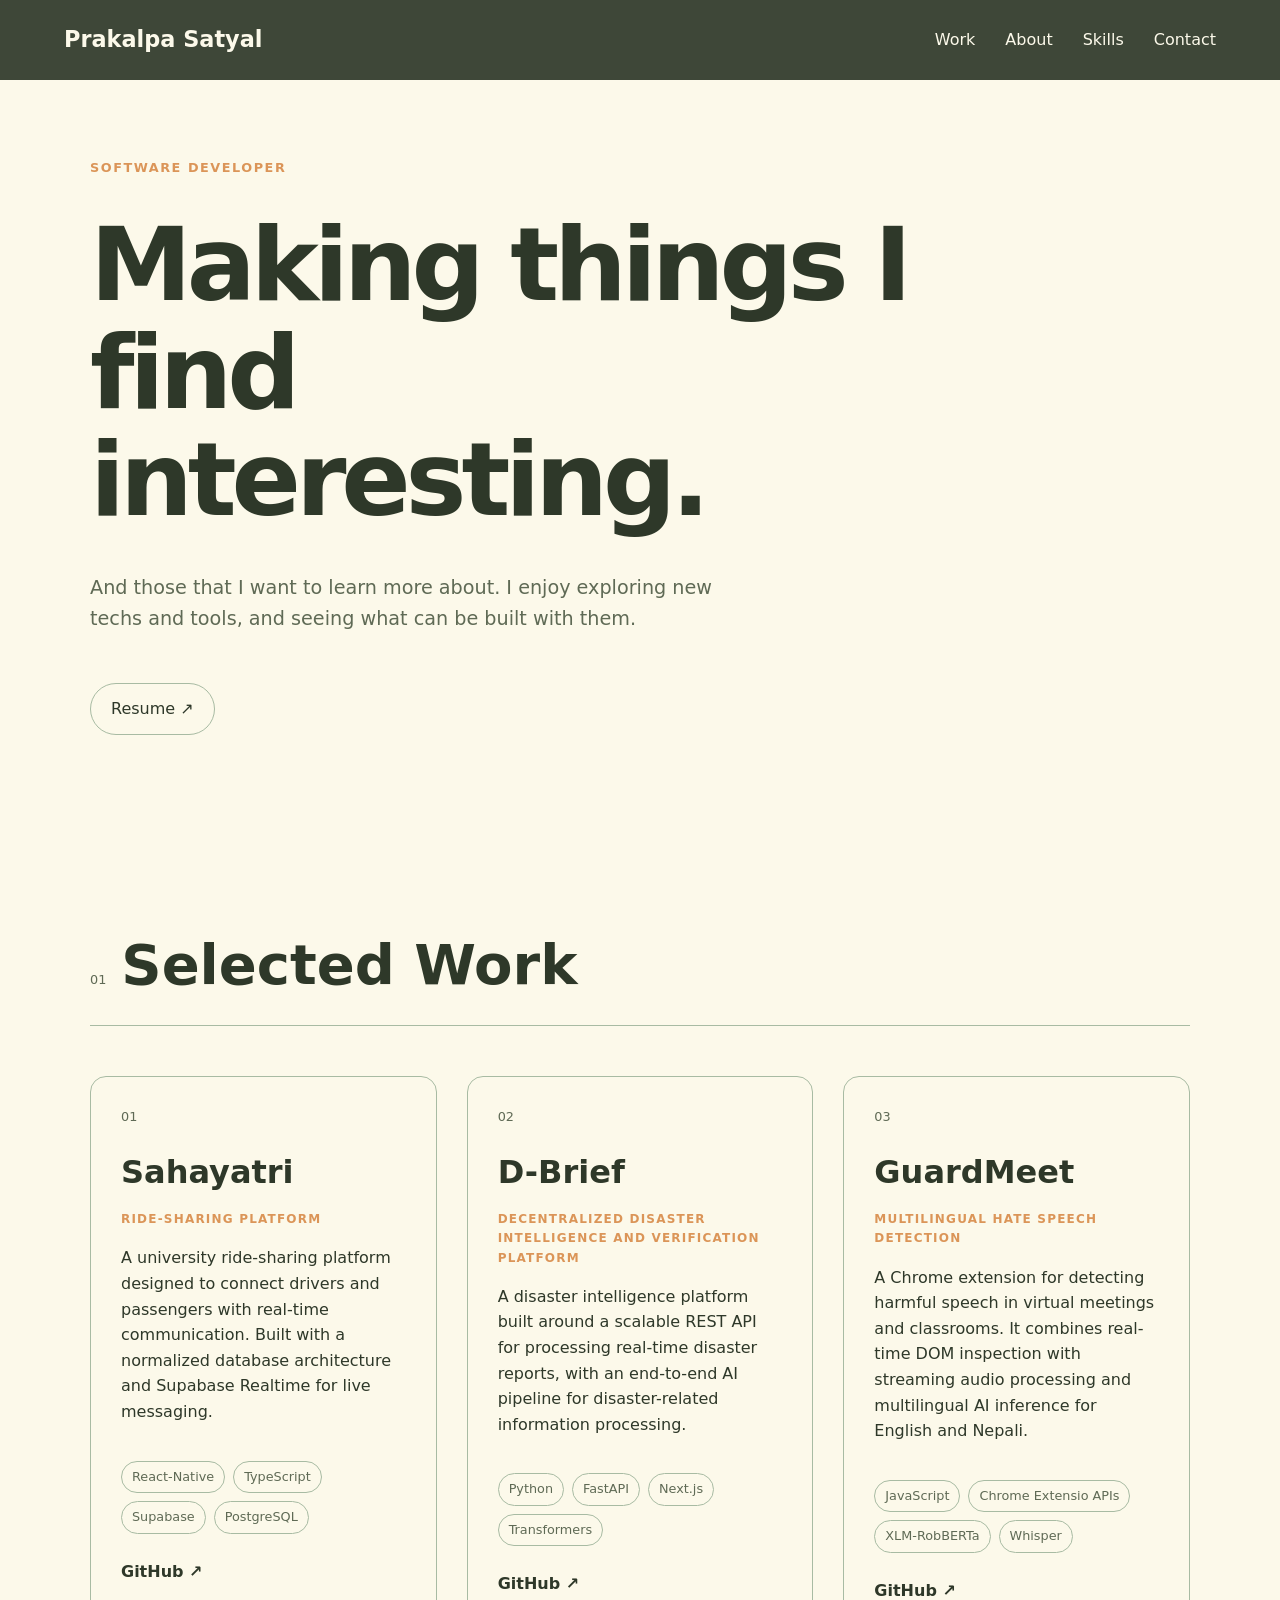
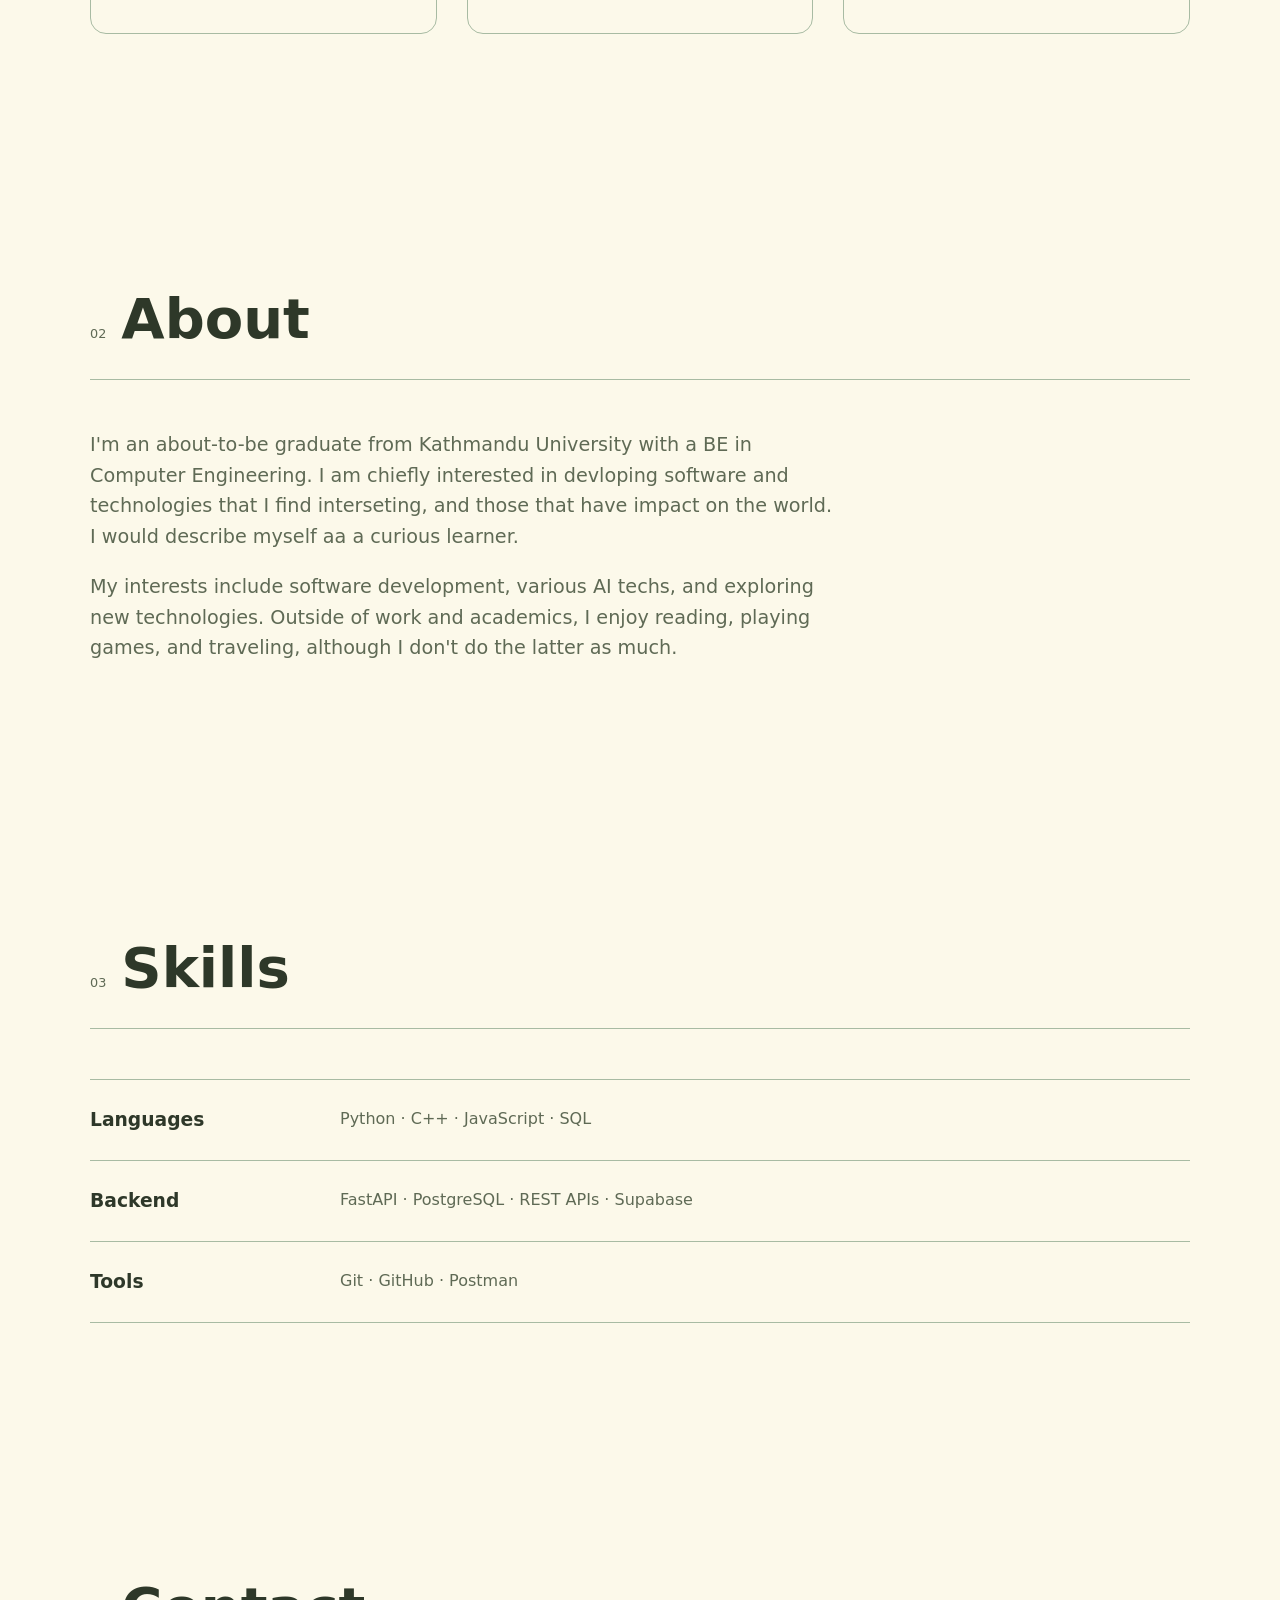
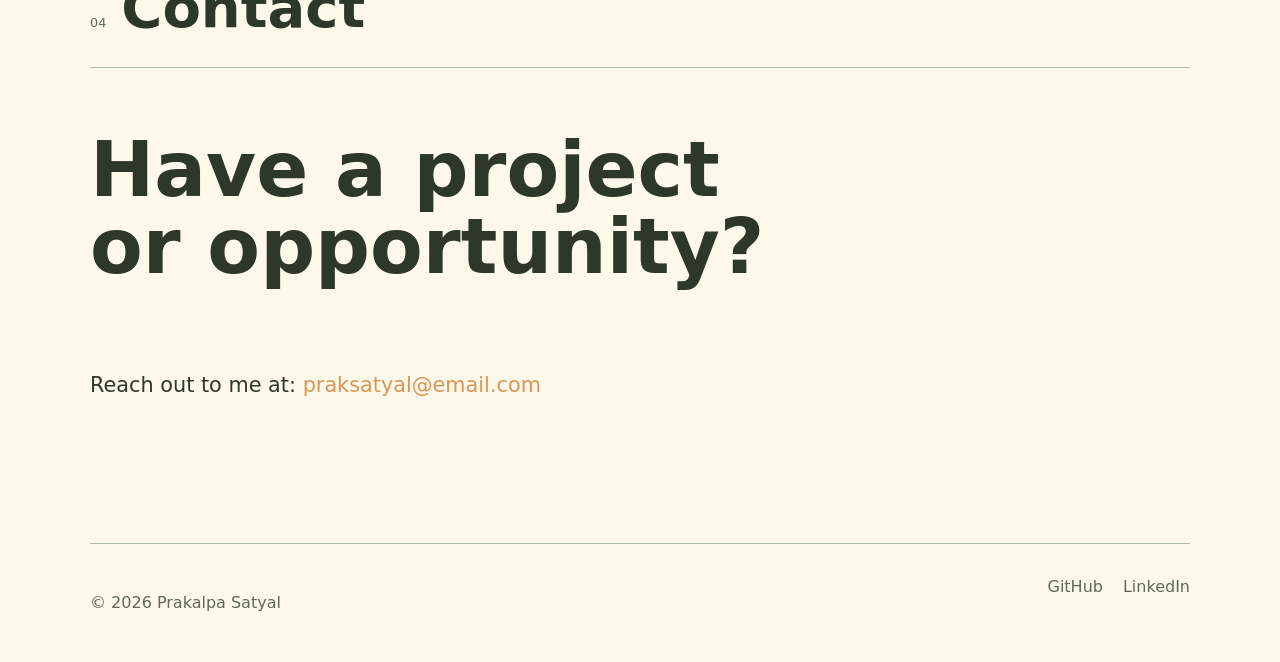
<file: index.html>
<!DOCTYPE html>
<html lang="en">
<head>
    <meta charset="UTF-8">
    <meta
        name="viewport"
        content="width=device-width, initial-scale=1.0"
    >

    <meta
        name="description"
        content="Prakalpa's personal portfolio."
    >

    <title>Portfolio</title>

    <link rel="stylesheet" href="style.css">
    <script src="script.js" defer></script>
</head>

<body>

    <header class="navbar">
        <a href="#" class="logo">Prakalpa Satyal</a>

        <nav>
            <a href="#work">Work</a>
            <a href="#about">About</a>
            <a href="#skills">Skills</a>
            <a href="#contact">Contact</a>
        </nav>
    </header>


    <main>

        <section class="hero">
            <p class="eyebrow">SOFTWARE DEVELOPER</p>

            <h1>
                Making things I find interesting.
            </h1>

            <p class="hero-description">
                And those that I want to learn more about. I enjoy exploring new techs and tools,
                and seeing what can be built with them. 
            </p>

            <div class="hero-actions">
                <a href="assets/resume.pdf" class="button" target="_blank" rel="noopener noreferrer">
                    Resume &#8599;
                </a>
            </div>
        </section>

        <section id="work" class="section">

            <div class="section-heading">
                <span>01</span>
                <h2>Selected Work</h2>
            </div>

            <div class="projects">

                <article class="project">

                    <div class="project-content">

                        <p class="project-number">01</p>

                        <h3>Sahayatri</h3>

                        <p class="project-type">
                            RIDE-SHARING PLATFORM
                        </p>

                        <p>
                            A university ride-sharing platform designed to connect drivers 
                            and passengers with real-time communication. Built with a normalized 
                            database architecture and Supabase Realtime for live messaging.
                        </p>

                        <div class="project-tech"">
                            <span>React-Native</span>
                            <span>TypeScript</span>
                            <span>Supabase</span>
                            <span>PostgreSQL</span>
                        </div>

                        <a href="#" class="project-link">
                            GitHub ↗
                        </a>

                    </div>

                </article>


                <article class="project">

                    <div class="project-content">

                        <p class="project-number">02</p>

                        <h3>D-Brief</h3>

                        <p class="project-type">
                            DECENTRALIZED DISASTER INTELLIGENCE AND VERIFICATION PLATFORM
                        </p>

                        <p>
                            A disaster intelligence platform built around a scalable REST API 
                            for processing real-time disaster reports, with an end-to-end 
                            AI pipeline for disaster-related information processing.
                        </p>

                        <div class="project-tech">
                            <span>Python</span>
                            <span>FastAPI</span>
                            <span>Next.js</span>
                            <span>Transformers</span>
                        </div>

                        <a href="#" class="project-link">
                            GitHub ↗
                        </a>

                    </div>

                </article>

                <article class="project">

                    <div class="project-content">
                        
                        <p class="project-number">03</p>
                        
                        <h3>GuardMeet</h3>

                        <p class="project-type">
                            MULTILINGUAL HATE SPEECH DETECTION
                        </p>

                        <p>
                            A Chrome extension for detecting harmful speech in virtual meetings 
                            and classrooms. It combines real-time DOM inspection with streaming 
                            audio processing and multilingual AI inference for English and Nepali.
                        </p>

                        <div class="project-tech">
                            <span>JavaScript</span>
                            <span>Chrome Extensio APIs</span>
                            <span>XLM-RobBERTa</span>
                            <span>Whisper</span>
                        </div>

                        <a href="#" class="project-link">
                            GitHub ↗
                        </a>

                    </div>

                </article>

            </div>
        </section>

        <section id="about" class="section about">

            <div class="section-heading">
                <span>02</span>
                <h2>About</h2>
            </div>

            <div class="about-content">

                <p>
                    I'm an about-to-be graduate from Kathmandu University with a BE in Computer Engineering.
                    I am chiefly interested in devloping software and technologies that I find interseting,
                    and those that have impact on the world. I would describe myself aa a curious learner. 
                </p>

                <p>
                    My interests include software development, various AI techs, and exploring new technologies.
                    Outside of work and academics, I enjoy reading, playing games, and traveling, although I don't
                    do the latter as much.
                </p>

            </div>

        </section>

        <section id="skills" class="section">

            <div class="section-heading">
                <span>03</span>
                <h2>Skills</h2>
            </div>

            <div class="skills">

                <div>
                    <h3>Languages</h3>
                    <p>Python · C++ · JavaScript · SQL</p>
                </div>

                <div>
                    <h3>Backend</h3>
                    <p>FastAPI · PostgreSQL · REST APIs · Supabase</p>
                </div>

                <div>
                    <h3>Tools</h3>
                    <p>Git · GitHub · Postman</p>
                </div>

            </div>

        </section>

        <section id="contact" class="section contact">

            <div class="section-heading">
                <span>04</span>
                <h2>Contact</h2>
            </div>

            <h2 class="contact-title">
                Have a project
                or opportunity?
            </h2>

            <p class="contact-text"> Reach out to me at:
            <a class="contact-email" href="mailto:praksatyal@email.com">
                praksatyal@email.com
            </a>
            </p>

        </section>

    </main>


    <footer>
        <p>© 2026 Prakalpa Satyal</p>

        <div>
            <a href="#">GitHub</a>
            <a href="#">LinkedIn</a>
        </div>
    </footer>

</body>
</html>
</file>
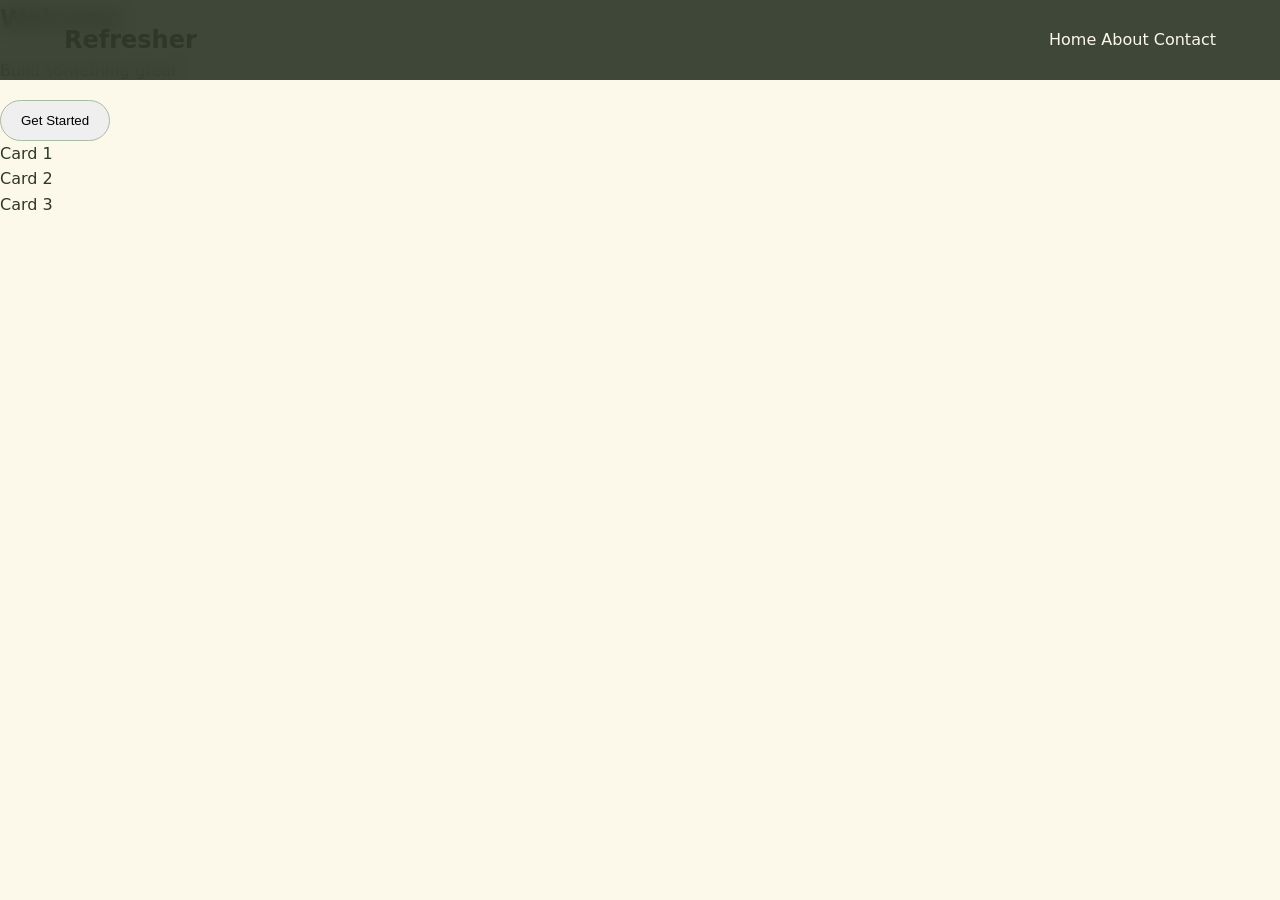
<file: refresh.html>
<html lang="en">
    <head>
        <meta charset="UTF-8">
        <title>Refresher for HTML and CSS</title>
        <link rel="stylesheet" href="style.css">
    </head>

    <body>
        <nav class="navbar">
            <h2>Refresher</h2>
            <div class="links">
                <a href="#">Home</a>
                <a href="#">About</a>
                <a href="#">Contact</a>
            </div>
        </nav>

        <section class="main">
            <h1>Welcome</h1>
            <p>Build something great</p>
            <button class="button">Get Started</button>
        </section>

        <section class="card-container">
            <div class="card">Card 1</div>
            <div class="card">Card 2</div>
            <div class="card">Card 3</div>
        </section>

    </body>
</html>
</file>
<file: style.css>
* {
    box-sizing: border-box;
}

html {
    scroll-behavior: smooth;
}

:root {
    --bg: #FCF9EA;
    --text: #2E3829;
    --muted: #5F6A55;
    --border: #A8BBA3;
    --accent: #DB9558;
    --accent-2: #97A87A;

    --nav-bg: rgba(46, 56, 41, 0.92);
    --nav-text: #FCF9EA;
}

body {
    margin: 0;

    background: var(--bg);
    color: var(--text);

    font-family:
        Inter,
        system-ui,
        -apple-system,
        BlinkMacSystemFont,
        "Segoe UI",
        sans-serif;

    line-height: 1.6;
}

a {
    color: inherit;
    text-decoration: none;
}

a:hover {
    color: var(--accent);
}

main {
    width: min(1100px, 90%);
    margin: 0 auto;
    padding-top: 80px;
}

.section {
    padding: 120px 0;
}

.navbar {
    position: fixed;
    top: 0;
    left: 0;
    width: 100%;
    margin: 0 auto;

    z-index: 1000;
    min-height: 80px;
    padding: 0 5%;

    background: var(--nav-bg);
    backdrop-filter: blur(10px);

    transition: transform 0.3s ease;

    display: flex;
    justify-content: space-between;
    align-items: center;
}

.navbar a {
    color: var(--nav-text);
}

.navbar a:hover {
    color: var(--accent);
}

.navbar-hidden {
    transform: translateY(-100%);
}

.logo {
    font-size: 1.4rem;
    font-weight: 700;
}

.navbar nav {
    display: flex;
    gap: 30px;

    color: var(--muted);
}

.hero {
    min-height: 80vh;

    display: flex;
    flex-direction: column;
    justify-content: center;

    max-width: 850px;
}

.eyebrow {
    color: var(--accent);

    font-size: 0.8rem;
    font-weight: 700;

    letter-spacing: 0.12em;
}

.hero h1 {
    margin: 20px 0;

    max-width: 850px;

    font-size: clamp(3rem, 8vw, 7rem);
    line-height: 1.05;
    letter-spacing: -0.05em;
}

.hero-description {
    max-width: 650px;

    color: var(--muted);

    font-size: 1.2rem;
}

.hero-actions {
    display: flex;
    gap: 12px;

    margin-top: 30px;
}

.button {
    padding: 12px 20px;

    border: 1px solid var(--border);
    border-radius: 999px;

    transition:
        transform 0.2s ease,
        border-color 0.2s ease,
        background-color 0.2s ease;
}

.button:hover {
    transform: translateY(-2px);
    border-color: var(--accent);
}

.button.primary {
    background: var(--text);
    color: var(--bg);
}

.section-heading {
    display: flex;
    align-items: baseline;
    gap: 15px;

    margin-bottom: 50px;

    border-bottom: 1px solid var(--border);
    padding-bottom: 15px;
}

.section-heading span {
    color: var(--muted);
    font-size: 0.8rem;
}

.section-heading h2 {
    margin: 0;

    font-size: clamp(2rem, 5vw, 3.5rem);
}

.projects {
    display: grid;
    grid-template-columns: repeat(3, 1fr);
    gap: 30px;
}

.project {
    padding: 30px;

    border: 1px solid var(--border);
    border-radius: 16px;

    display: flex;
    flex-direction: column;

    transition:
        transform 0.25s ease,
        border-color 0.25s ease;
}

.project-number {
    margin: 0 0 20px;
    
    color: var(--muted);
    font-size: 0.8rem;
}

.project:hover {
    transform: translateY(-5px);
    border-color: #444;
}

.project-type {
    color: var(--accent);

    font-size: 0.75rem;
    font-weight: 700;

    letter-spacing: 0.1em;
}

.project h3 {
    margin: 0 0 5px;

    font-size: 2rem;
}

.project > p:not(.project-number):not(.project-type) {
    color: var(--muted);
}

.project-tech {
    display: flex;
    flex-wrap: wrap;
    gap: 8px;

    margin-top: auto;
    padding-top: 20px;
}

.project-tech span {
    padding: 5px 10px;

    border: 1px solid var(--border);
    border-radius: 999px;

    color: var(--muted);

    font-size: 0.8rem;
}

.project-link {
    display: inline-block;
    margin-top: 25px;

    font-weight: 600;
}

.about-content {
    max-width: 750px;

    color: var(--muted);
    font-size: 1.2rem;
}

.skills {
    display: flex;
    flex-direction: column;
}

.skills > div {
    display: grid;
    grid-template-columns: 250px 1fr;

    padding: 25px 0;

    border-top: 1px solid var(--border);
}

.skills > div:last-child {
    border-bottom: 1px solid var(--border);
}

.skills h3 {
    margin: 0;
}

.skills p {
    margin: 0;
    line-height: 1.8;
    color: var(--muted);
}

.contact-title {
    max-width: 700px;

    font-size: clamp(2.5rem, 6vw, 5rem);
    line-height: 1;
}

.contact-text {
    display: inline-block;

    margin-top: 20px;

    font-size: 1.3rem;
}

.contact-email {
    color: var(--accent);
}

footer {
    width: min(1100px, 90%);
    margin: 0 auto;

    padding: 30px 0;

    border-top: 1px solid var(--border);

    display: flex;
    justify-content: space-between;

    color: var(--muted);
}

footer div {
    display: flex;
    gap: 20px;
}

@media (max-width: 700px) {

    .navbar nav {
        gap: 12px;
        font-size: 0.9rem;
    }

    .hero {
        min-height: 70vh;
    }

    .hero h1 {
        font-size: clamp(3rem, 14vw, 5rem);
    }

    .project {
        grid-template-columns: 1fr;
    }

    .project-image {
        min-height: 220px;
    }

    .skills > div {
        grid-template-columns: 1fr;
        gap: 8px;
    }

    footer {
        flex-direction: column;
        gap: 20px;
    }
}
</file>
